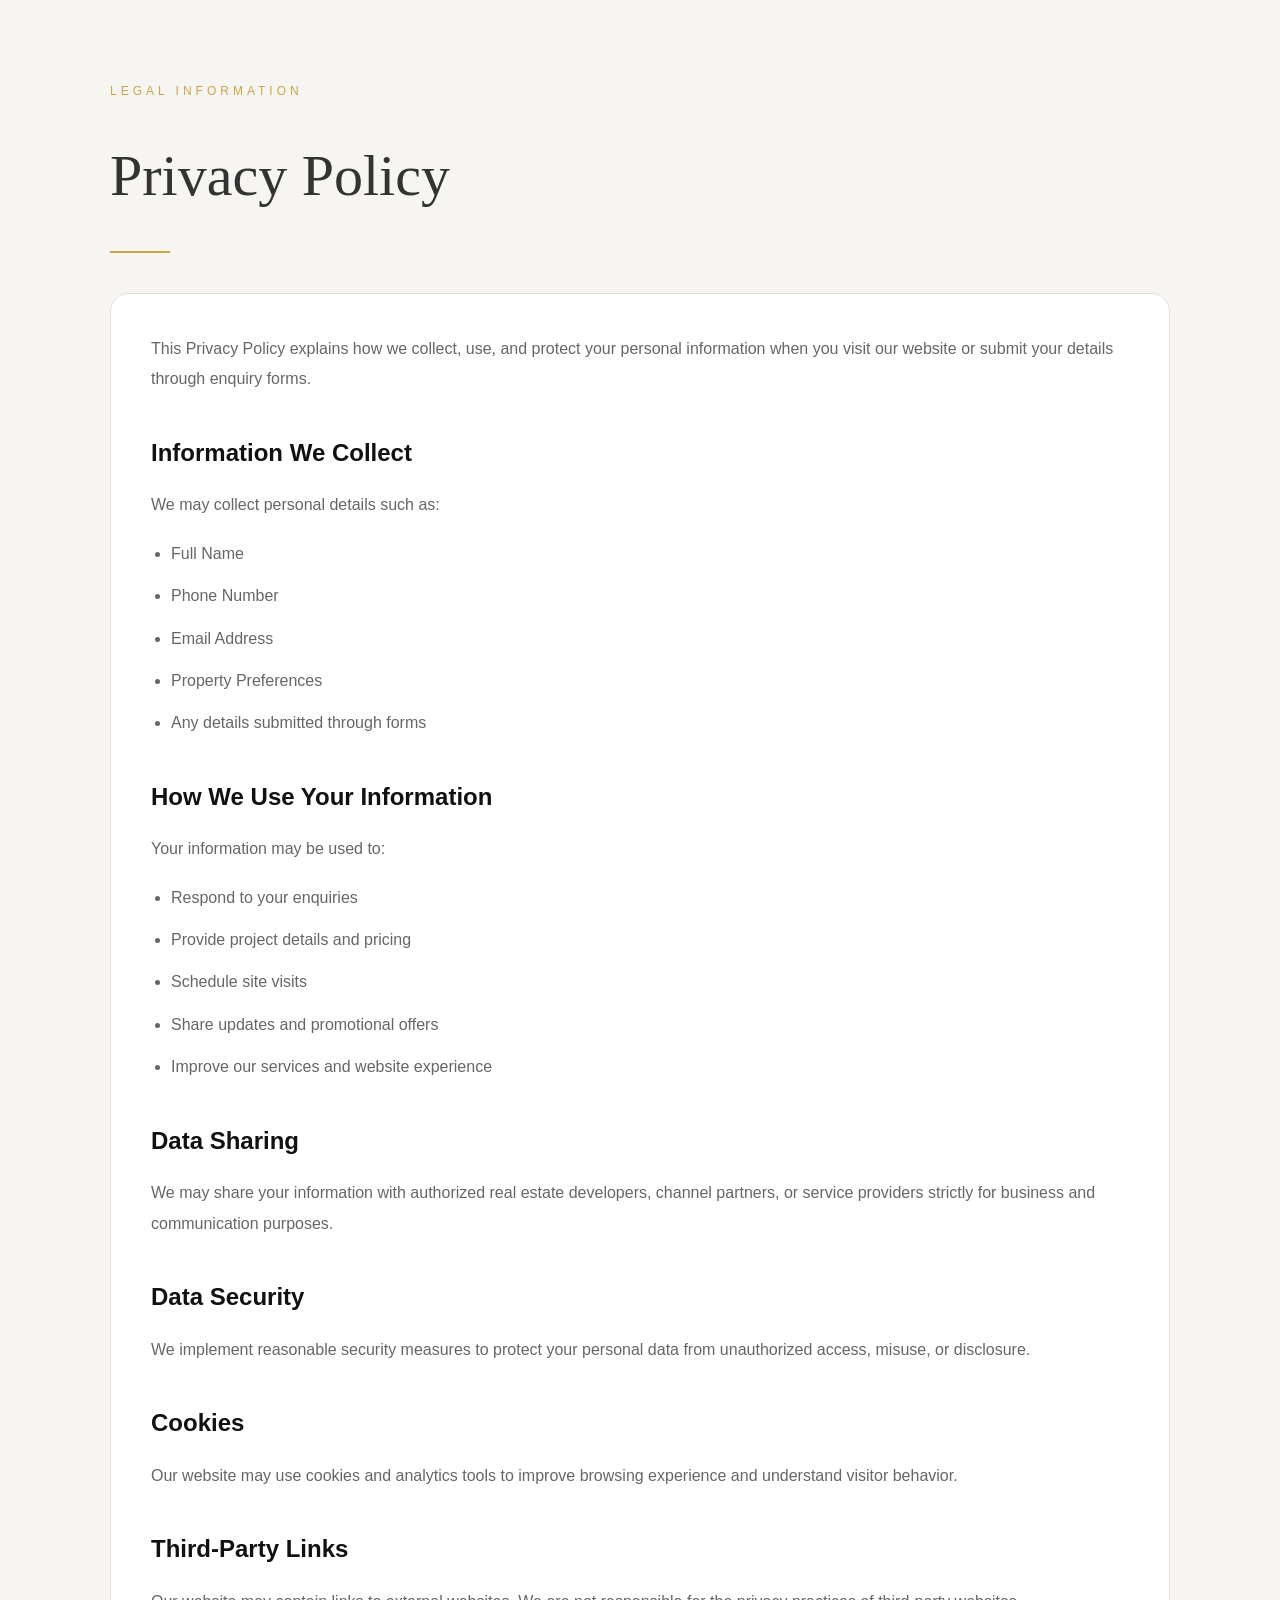
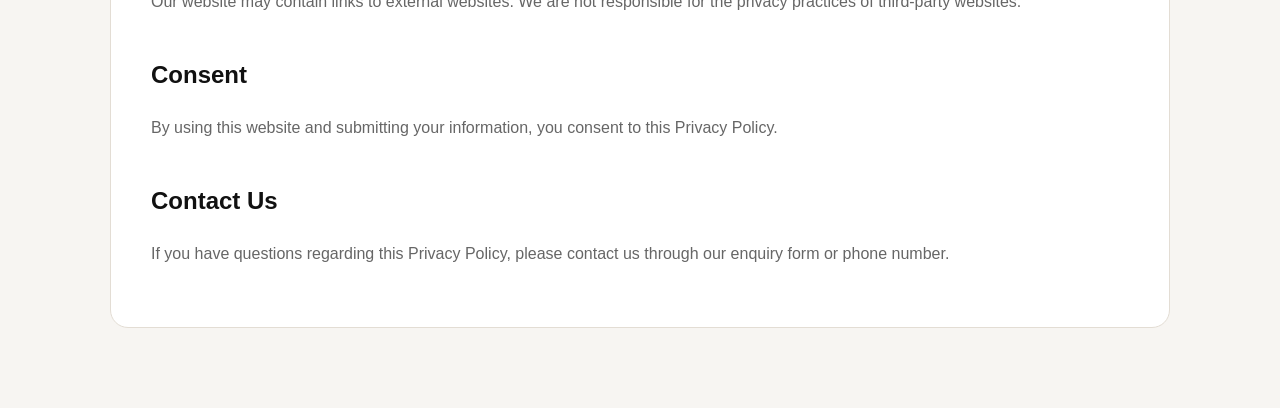
<file: privacy-policy.html>
<!DOCTYPE html>
<html lang="en">
<head>
  <meta charset="UTF-8">
  <meta name="viewport" content="width=device-width, initial-scale=1.0">
  <title>Privacy Policy</title>

  <style>

    *{
      margin:0;
      padding:0;
      box-sizing:border-box;
      font-family: Arial, sans-serif;
    }

    body{
      background:#f7f5f2;
      color:#333;
      line-height:1.9;
    }

    .policy-section{
      max-width:1100px;
      margin:auto;
      padding:80px 20px;
    }

    .small-title{
      color:#c9a646;
      text-transform:uppercase;
      letter-spacing:4px;
      font-size:12px;
      margin-bottom:18px;
    }

    .main-title{
      font-size:58px;
      font-family: Georgia, serif;
      font-weight:300;
      margin-bottom:20px;
    }

    .gold-line{
      width:60px;
      height:2px;
      background:#c9a646;
      margin-bottom:40px;
    }

    .policy-content{
      background:#fff;
      border:1px solid #e3ddd4;
      border-radius:18px;
      padding:40px;
    }

    .policy-content h3{
      margin-top:35px;
      margin-bottom:15px;
      color:#111;
      font-size:24px;
    }

    .policy-content p{
      margin-bottom:18px;
      color:#666;
      font-size:16px;
    }

    .policy-content ul{
      margin-left:20px;
      color:#666;
    }

    .policy-content li{
      margin-bottom:12px;
    }

    @media(max-width:768px){

      .main-title{
        font-size:42px;
      }

      .policy-content{
        padding:25px;
      }

    }

  </style>
</head>
<body>

  <section class="policy-section">

    <div class="small-title">
      Legal Information
    </div>

    <h1 class="main-title">
      Privacy Policy
    </h1>

    <div class="gold-line"></div>

    <div class="policy-content">

      <p>
        This Privacy Policy explains how we collect, use,
        and protect your personal information when you visit
        our website or submit your details through enquiry forms.
      </p>

      <h3>Information We Collect</h3>

      <p>
        We may collect personal details such as:
      </p>

      <ul>
        <li>Full Name</li>
        <li>Phone Number</li>
        <li>Email Address</li>
        <li>Property Preferences</li>
        <li>Any details submitted through forms</li>
      </ul>

      <h3>How We Use Your Information</h3>

      <p>
        Your information may be used to:
      </p>

      <ul>
        <li>Respond to your enquiries</li>
        <li>Provide project details and pricing</li>
        <li>Schedule site visits</li>
        <li>Share updates and promotional offers</li>
        <li>Improve our services and website experience</li>
      </ul>

      <h3>Data Sharing</h3>

      <p>
        We may share your information with authorized real estate
        developers, channel partners, or service providers strictly
        for business and communication purposes.
      </p>

      <h3>Data Security</h3>

      <p>
        We implement reasonable security measures to protect your
        personal data from unauthorized access, misuse, or disclosure.
      </p>

      <h3>Cookies</h3>

      <p>
        Our website may use cookies and analytics tools to improve
        browsing experience and understand visitor behavior.
      </p>

      <h3>Third-Party Links</h3>

      <p>
        Our website may contain links to external websites.
        We are not responsible for the privacy practices
        of third-party websites.
      </p>

      <h3>Consent</h3>

      <p>
        By using this website and submitting your information,
        you consent to this Privacy Policy.
      </p>

      <h3>Contact Us</h3>

      <p>
        If you have questions regarding this Privacy Policy,
        please contact us through our enquiry form or phone number.
      </p>

    </div>

  </section>

</body>
</html>
</file>
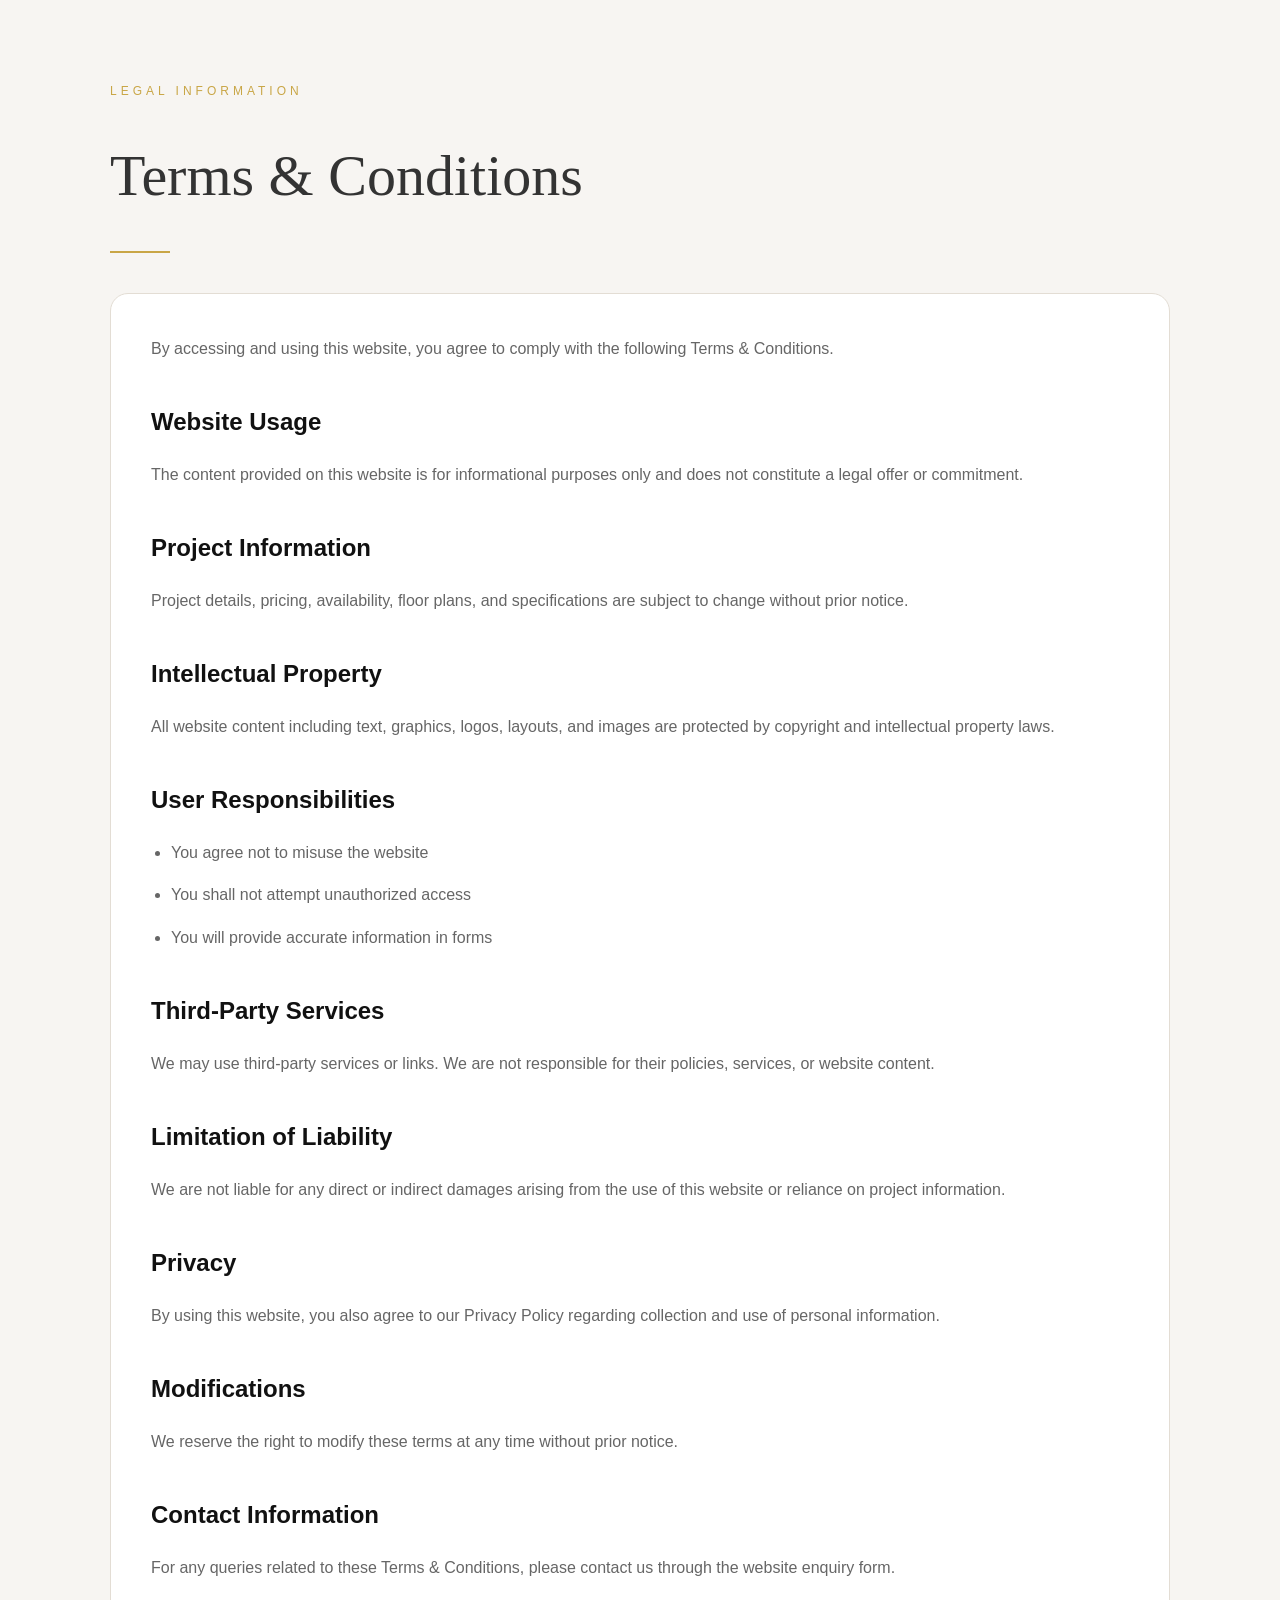
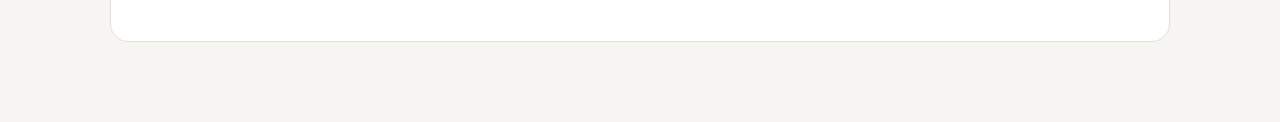
<file: terms_condition.html>
<!DOCTYPE html>
<html lang="en">
<head>
  <meta charset="UTF-8">
  <meta name="viewport" content="width=device-width, initial-scale=1.0">
  <title>Terms & Conditions</title>

  <style>

    *{
      margin:0;
      padding:0;
      box-sizing:border-box;
      font-family: Arial, sans-serif;
    }

    body{
      background:#f7f5f2;
      color:#333;
      line-height:1.9;
    }

    .terms-section{
      max-width:1100px;
      margin:auto;
      padding:80px 20px;
    }

    .small-title{
      color:#c9a646;
      text-transform:uppercase;
      letter-spacing:4px;
      font-size:12px;
      margin-bottom:18px;
    }

    .main-title{
      font-size:58px;
      font-family: Georgia, serif;
      font-weight:300;
      margin-bottom:20px;
    }

    .gold-line{
      width:60px;
      height:2px;
      background:#c9a646;
      margin-bottom:40px;
    }

    .terms-content{
      background:#fff;
      border:1px solid #e3ddd4;
      border-radius:18px;
      padding:40px;
    }

    .terms-content h3{
      margin-top:35px;
      margin-bottom:15px;
      color:#111;
      font-size:24px;
    }

    .terms-content p{
      margin-bottom:18px;
      color:#666;
      font-size:16px;
    }

    .terms-content ul{
      margin-left:20px;
      color:#666;
    }

    .terms-content li{
      margin-bottom:12px;
    }

    @media(max-width:768px){

      .main-title{
        font-size:42px;
      }

      .terms-content{
        padding:25px;
      }

    }

  </style>
</head>
<body>

  <section class="terms-section">

    <div class="small-title">
      Legal Information
    </div>

    <h1 class="main-title">
      Terms & Conditions
    </h1>

    <div class="gold-line"></div>

    <div class="terms-content">

      <p>
        By accessing and using this website, you agree
        to comply with the following Terms & Conditions.
      </p>

      <h3>Website Usage</h3>

      <p>
        The content provided on this website is for
        informational purposes only and does not constitute
        a legal offer or commitment.
      </p>

      <h3>Project Information</h3>

      <p>
        Project details, pricing, availability, floor plans,
        and specifications are subject to change without prior notice.
      </p>

      <h3>Intellectual Property</h3>

      <p>
        All website content including text, graphics,
        logos, layouts, and images are protected by
        copyright and intellectual property laws.
      </p>

      <h3>User Responsibilities</h3>

      <ul>
        <li>You agree not to misuse the website</li>
        <li>You shall not attempt unauthorized access</li>
        <li>You will provide accurate information in forms</li>
      </ul>

      <h3>Third-Party Services</h3>

      <p>
        We may use third-party services or links.
        We are not responsible for their policies,
        services, or website content.
      </p>

      <h3>Limitation of Liability</h3>

      <p>
        We are not liable for any direct or indirect damages
        arising from the use of this website or reliance on
        project information.
      </p>

      <h3>Privacy</h3>

      <p>
        By using this website, you also agree to our
        Privacy Policy regarding collection and use
        of personal information.
      </p>

      <h3>Modifications</h3>

      <p>
        We reserve the right to modify these terms
        at any time without prior notice.
      </p>

      <h3>Contact Information</h3>

      <p>
        For any queries related to these Terms & Conditions,
        please contact us through the website enquiry form.
      </p>

    </div>

  </section>

</body>
</html>
</file>
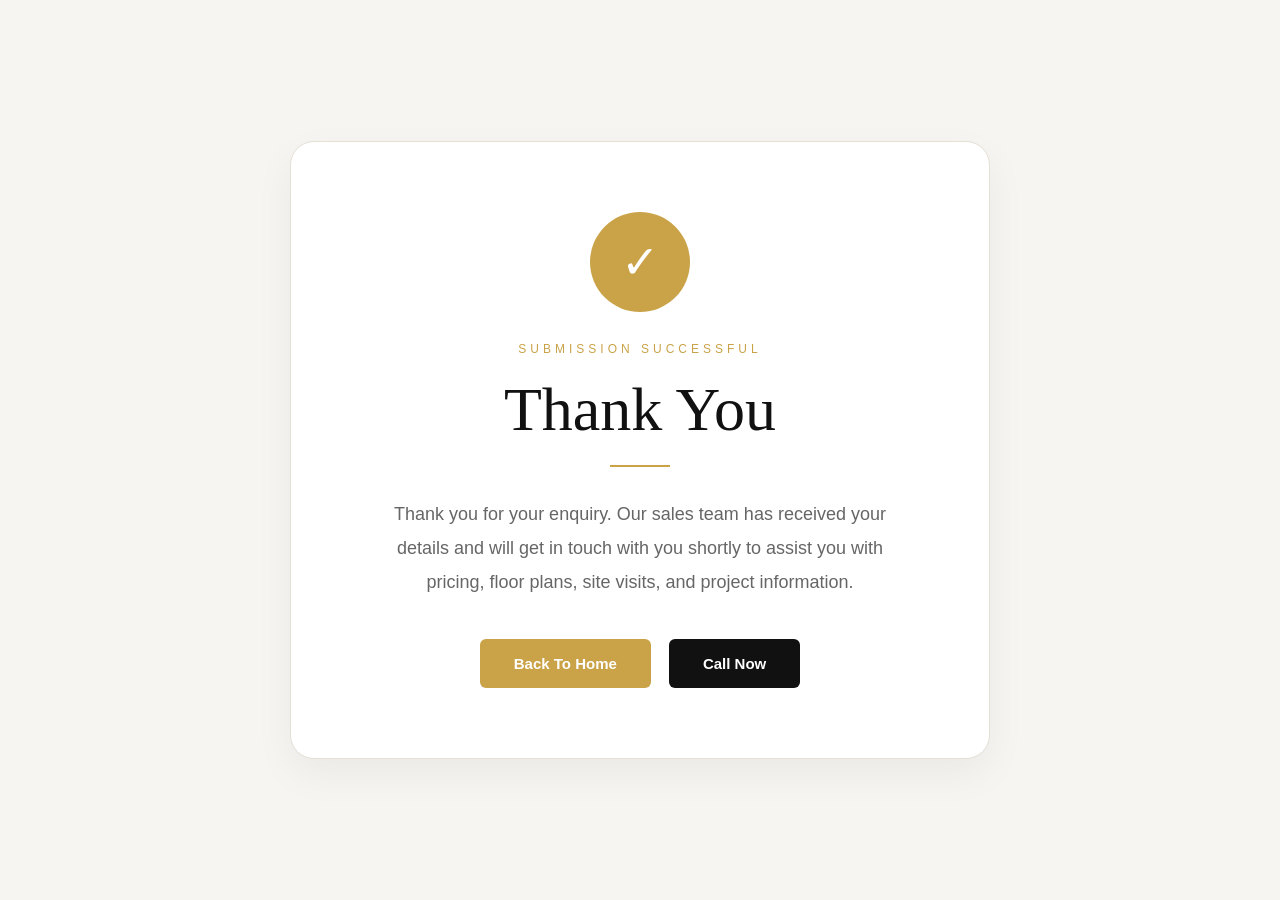
<file: thank_you.html>
<!DOCTYPE html>
<html lang="en">
<head>
  <meta charset="UTF-8">
  <meta name="viewport" content="width=device-width, initial-scale=1.0">
  <title>Thank You</title>

  <style>

    *{
      margin:0;
      padding:0;
      box-sizing:border-box;
      font-family: Arial, sans-serif;
    }

    body{
      background:#f7f5f2;
      min-height:100vh;

      display:flex;
      align-items:center;
      justify-content:center;

      padding:20px;
      color:#222;
    }

    .thankyou-box{
      width:100%;
      max-width:700px;

      background:#fff;
      border:1px solid #e6dfd5;
      border-radius:24px;

      padding:70px 50px;

      text-align:center;

      box-shadow:0 15px 40px rgba(0,0,0,0.05);
    }

    /* ICON */
    .success-icon{
      width:100px;
      height:100px;

      margin:0 auto 30px;

      border-radius:50%;

      background:#caa348;

      display:flex;
      align-items:center;
      justify-content:center;

      color:#fff;
      font-size:46px;
    }

    /* SMALL TEXT */
    .small-title{
      color:#caa348;
      text-transform:uppercase;
      letter-spacing:4px;
      font-size:12px;
      margin-bottom:18px;
    }

    /* TITLE */
    .main-title{
      font-size:62px;
      font-family: Georgia, serif;
      font-weight:300;

      margin-bottom:20px;
      color:#111;
    }

    /* LINE */
    .gold-line{
      width:60px;
      height:2px;
      background:#caa348;

      margin:0 auto 30px;
    }

    /* DESCRIPTION */
    .description{
      font-size:18px;
      line-height:1.9;
      color:#666;

      max-width:520px;
      margin:0 auto 40px;
    }

    /* INFO BOX */
    .info-box{
      background:#f8f6f2;
      border:1px solid #ebe4d9;

      border-radius:16px;

      padding:22px;

      margin-bottom:35px;

      color:#666;
      line-height:1.8;
    }

    /* BUTTONS */
    .button-group{
      display:flex;
      justify-content:center;
      gap:18px;
      flex-wrap:wrap;
    }

    .btn{
      padding:16px 34px;

      border:none;
      border-radius:6px;

      cursor:pointer;

      text-decoration:none;

      font-size:15px;
      font-weight:600;

      transition:0.3s;
    }

    .primary-btn{
      background:#caa348;
      color:#fff;
    }

    .primary-btn:hover{
      background:#b7923c;
    }

    .secondary-btn{
      background:#111;
      color:#fff;
    }

    .secondary-btn:hover{
      background:#333;
    }

    /* RESPONSIVE */
    @media(max-width:768px){

      .thankyou-box{
        padding:50px 25px;
      }

      .main-title{
        font-size:42px;
      }

      .description{
        font-size:16px;
      }

      .success-icon{
        width:80px;
        height:80px;
        font-size:38px;
      }

    }

  </style>
</head>
<body>

  <div class="thankyou-box">

    <!-- ICON -->
    <div class="success-icon">
      ✓
    </div>

    <!-- SMALL TITLE -->
    <div class="small-title">
      Submission Successful
    </div>

    <!-- TITLE -->
    <h1 class="main-title">
      Thank You
    </h1>

    <!-- LINE -->
    <div class="gold-line"></div>

    <!-- DESCRIPTION -->
    <p class="description">

      Thank you for your enquiry.

      Our sales team has received your details and
      will get in touch with you shortly to assist
      you with pricing, floor plans, site visits,
      and project information.

    </p>

    <!-- INFO BOX -->


    <!-- BUTTONS -->
    <div class="button-group">

      <a href="index.html" class="btn primary-btn">
        Back To Home
      </a>

      <a href="tel:+917090000779" class="btn secondary-btn">
        Call Now
      </a>

    </div>

  </div>

</body>
</html>
</file>
